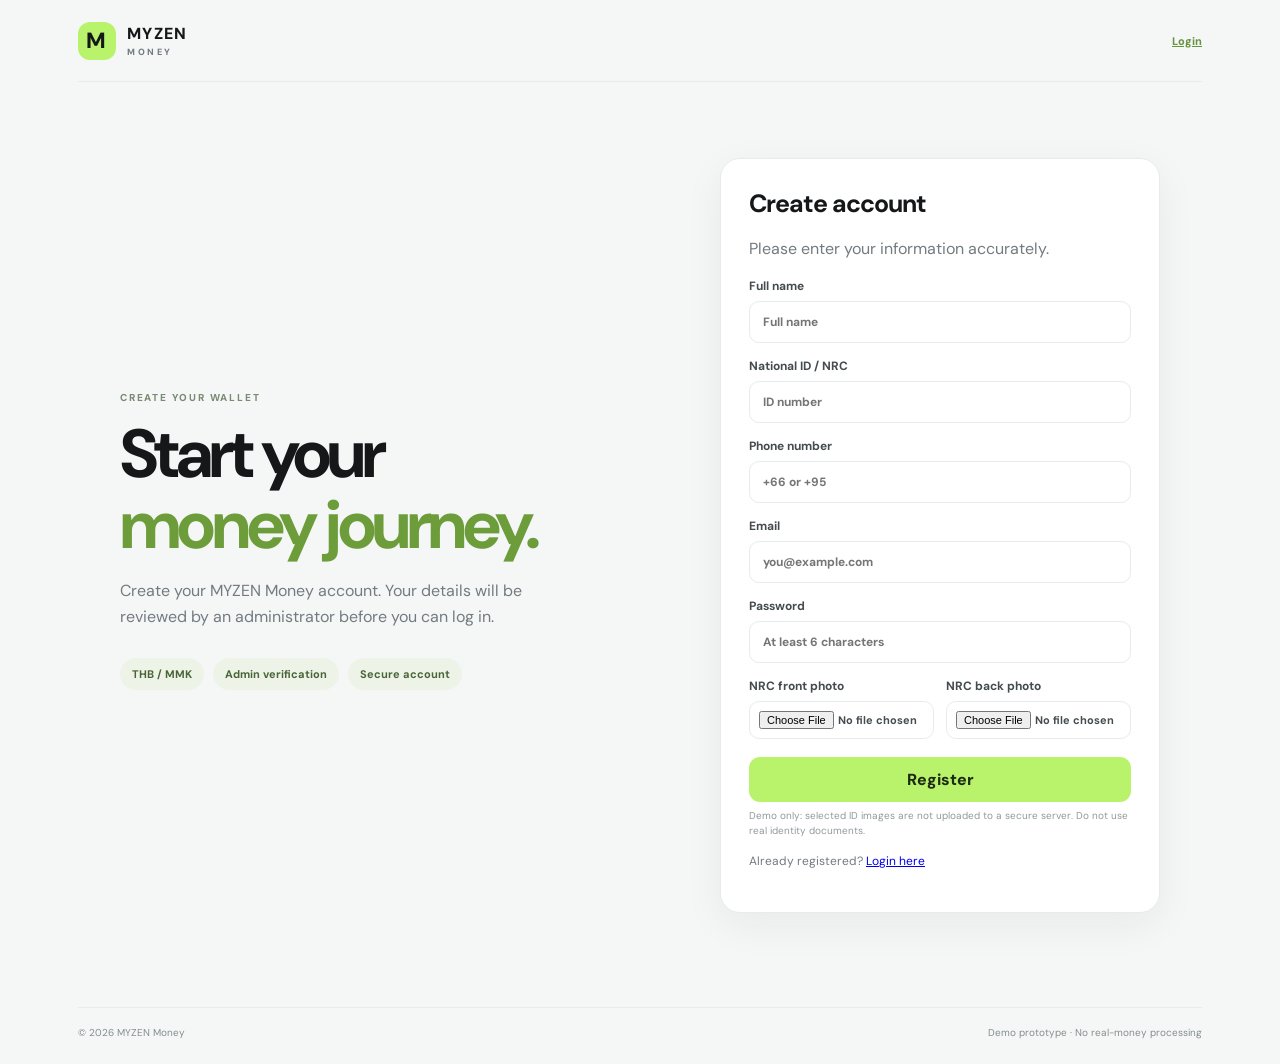
<file: index.html>
<!doctype html>
<html lang="en"><head><meta charset="utf-8"><meta name="viewport" content="width=device-width,initial-scale=1"><title>Register | MYZEN Money</title><link rel="stylesheet" href="style.css"></head>
<body><div class="shell">
<header class="topbar"><a class="brand" href="login.html"><span class="brand-mark">M</span><span>MYZEN <small>MONEY</small></span></a><div class="top-actions"><a class="text-btn" href="login.html">Login</a></div></header>
<main><section class="auth-layout"><div class="intro"><p class="eyebrow">CREATE YOUR WALLET</p><h1>Start your<br><span>money journey.</span></h1><p class="muted">Create your MYZEN Money account. Your details will be reviewed by an administrator before you can log in.</p><div class="feature-pills"><span>THB / MMK</span><span>Admin verification</span><span>Secure account</span></div></div>
<div class="panel auth-panel"><h2>Create account</h2><p class="muted">Please enter your information accurately.</p>
<form id="registerForm" class="form">
<label>Full name<input id="regName" required autocomplete="name" placeholder="Full name"></label>
<label>National ID / NRC<input id="regNrc" required placeholder="ID number"></label>
<label>Phone number<input id="regPhone" required type="tel" placeholder="+66 or +95"></label>
<label>Email<input id="regEmail" required type="email" autocomplete="email" placeholder="you@example.com"></label>
<label>Password<input id="regPassword" required type="password" minlength="6" autocomplete="new-password" placeholder="At least 6 characters"></label>
<div class="two"><label>NRC front photo<input id="idFront" type="file" accept="image/*" required></label><label>NRC back photo<input id="idBack" type="file" accept="image/*" required></label></div>
<button class="primary full" type="submit">Register</button><p class="hint">Demo only: selected ID images are not uploaded to a secure server. Do not use real identity documents.</p>
</form><p class="muted" style="font-size:12px">Already registered? <a href="login.html">Login here</a></p></div></section></main>
<footer>© 2026 MYZEN Money <span>Demo prototype · No real-money processing</span></footer></div><div id="toast" class="toast"></div><script src="app.js"></script></body></html>
</file>
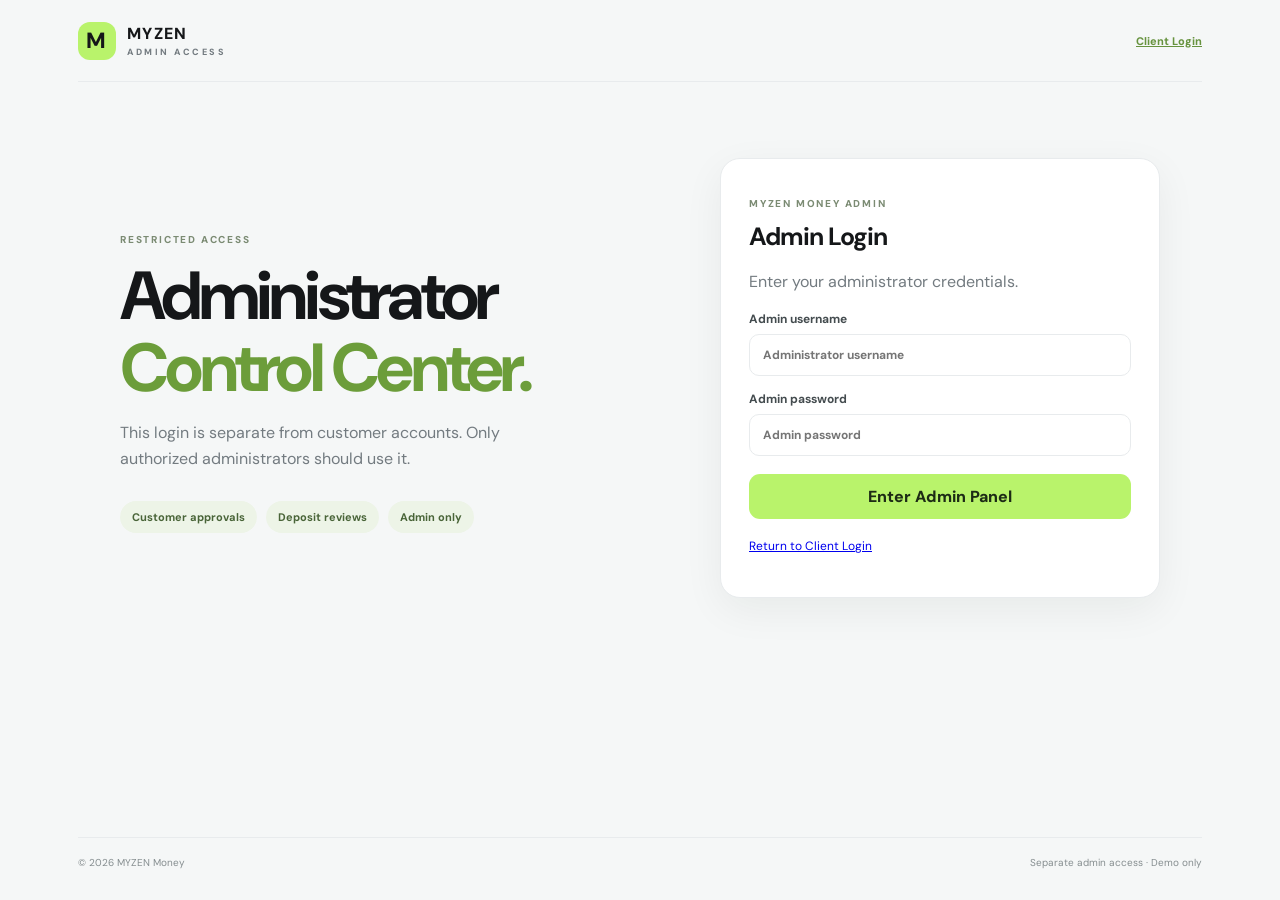
<file: admin-login.html>
<!doctype html>
<html lang="en"><head><meta charset="utf-8"><meta name="viewport" content="width=device-width,initial-scale=1"><title>Admin Login | MYZEN Money</title><link rel="stylesheet" href="style.css"></head>
<body><div class="shell">
<header class="topbar"><a class="brand" href="login.html"><span class="brand-mark">M</span><span>MYZEN <small>ADMIN ACCESS</small></span></a><div class="top-actions"><a class="text-btn" href="login.html">Client Login</a></div></header>
<main><section class="auth-layout"><div class="intro"><p class="eyebrow">RESTRICTED ACCESS</p><h1>Administrator<br><span>Control Center.</span></h1><p class="muted">This login is separate from customer accounts. Only authorized administrators should use it.</p><div class="feature-pills"><span>Customer approvals</span><span>Deposit reviews</span><span>Admin only</span></div></div>
<div class="panel auth-panel"><p class="eyebrow">MYZEN MONEY ADMIN</p><h2>Admin Login</h2><p class="muted">Enter your administrator credentials.</p>
<form id="adminLoginForm" class="form">
<label>Admin username<input type="text" id="adminUsername" required autocomplete="username" placeholder="Administrator username"></label>
<label>Admin password<input type="password" id="adminPassword" required autocomplete="current-password" placeholder="Admin password"></label>
<button class="primary full" type="submit">Enter Admin Panel</button>
</form><p class="muted" style="font-size:12px;margin-top:18px"><a href="login.html">Return to Client Login</a></p></div></section></main>
<footer>© 2026 MYZEN Money <span>Separate admin access · Demo only</span></footer></div><div id="toast" class="toast"></div><script src="admin-login.js"></script></body></html>
</file>
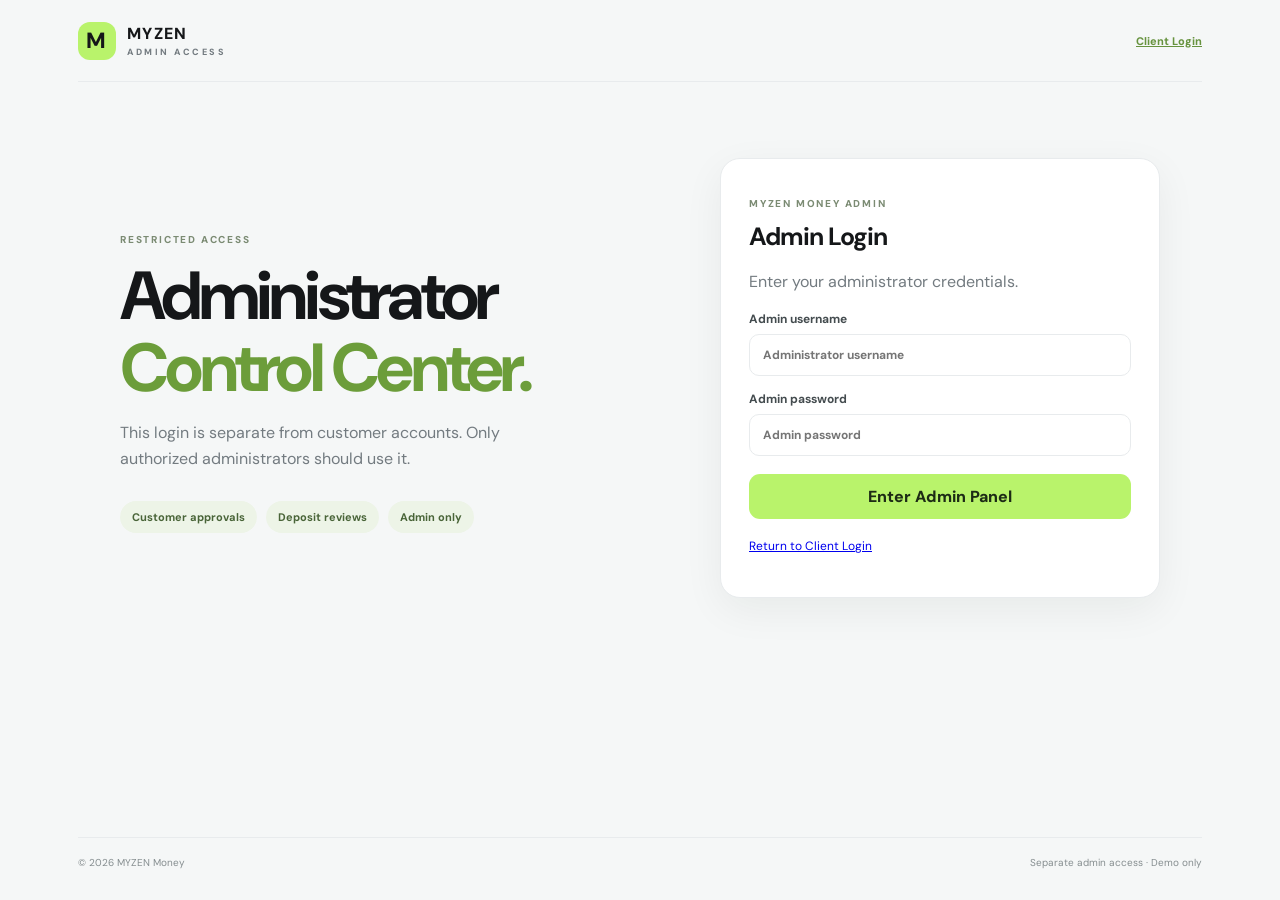
<file: admin.html>
<!doctype html>
<html lang="en"><head><meta charset="utf-8"><meta name="viewport" content="width=device-width,initial-scale=1"><title>Admin Panel | MYZEN Money</title><link rel="stylesheet" href="style.css"></head>
<body><div class="shell">
<header class="topbar"><a class="brand" href="admin.html"><span class="brand-mark">M</span><span>MYZEN <small>ADMIN PANEL</small></span></a><div class="top-actions"><span class="tag">Administrator</span><button class="ghost" id="adminLogout">Log out</button></div></header>
<main>
<div class="welcome-row"><div><p class="eyebrow">MYZEN MONEY CONTROL CENTER</p><h1>Admin Panel</h1><p class="muted">Review customer registrations and manage deposit requests.</p></div><div class="user-chip">AD</div></div>
<div class="stats-grid">
<div class="stat-card"><span class="stat-icon">♙</span><b id="totalUsers">0</b><small>Total customers</small></div>
<div class="stat-card"><span class="stat-icon">◷</span><b id="pendingUsers">0</b><small>Pending approvals</small></div>
<div class="stat-card"><span class="stat-icon">＋</span><b id="pendingDeposits">0</b><small>Pending deposits</small></div>
<div class="stat-card"><span class="stat-icon">✓</span><b id="approvedUsers">0</b><small>Approved customers</small></div>
</div>
<section class="panel" style="margin-bottom:16px"><div class="section-head"><div><p class="eyebrow">CUSTOMER MANAGEMENT</p><h2>Registration requests</h2></div><button class="secondary" id="refreshAdmin">Refresh</button></div><div id="userRequests" class="activity-list"></div></section>
<section class="panel"><div class="section-head"><div><p class="eyebrow">MONEY MANAGEMENT</p><h2>Deposit requests</h2></div></div><div id="depositRequests" class="activity-list"></div></section>
<section class="panel" style="margin-top:16px"><p class="eyebrow">ADMIN INFORMATION</p><h3>MYZEN Money · Version 1.0.0</h3><p class="muted">This is a browser-only demonstration. User approvals and deposit approvals are stored in this browser's Local Storage and are not secure or shared across devices.</p></section>
</main><footer>© 2026 MYZEN Money <span>Admin demo · No real-money processing</span></footer></div><div id="toast" class="toast"></div><script src="admin.js"></script></body></html>
</file>
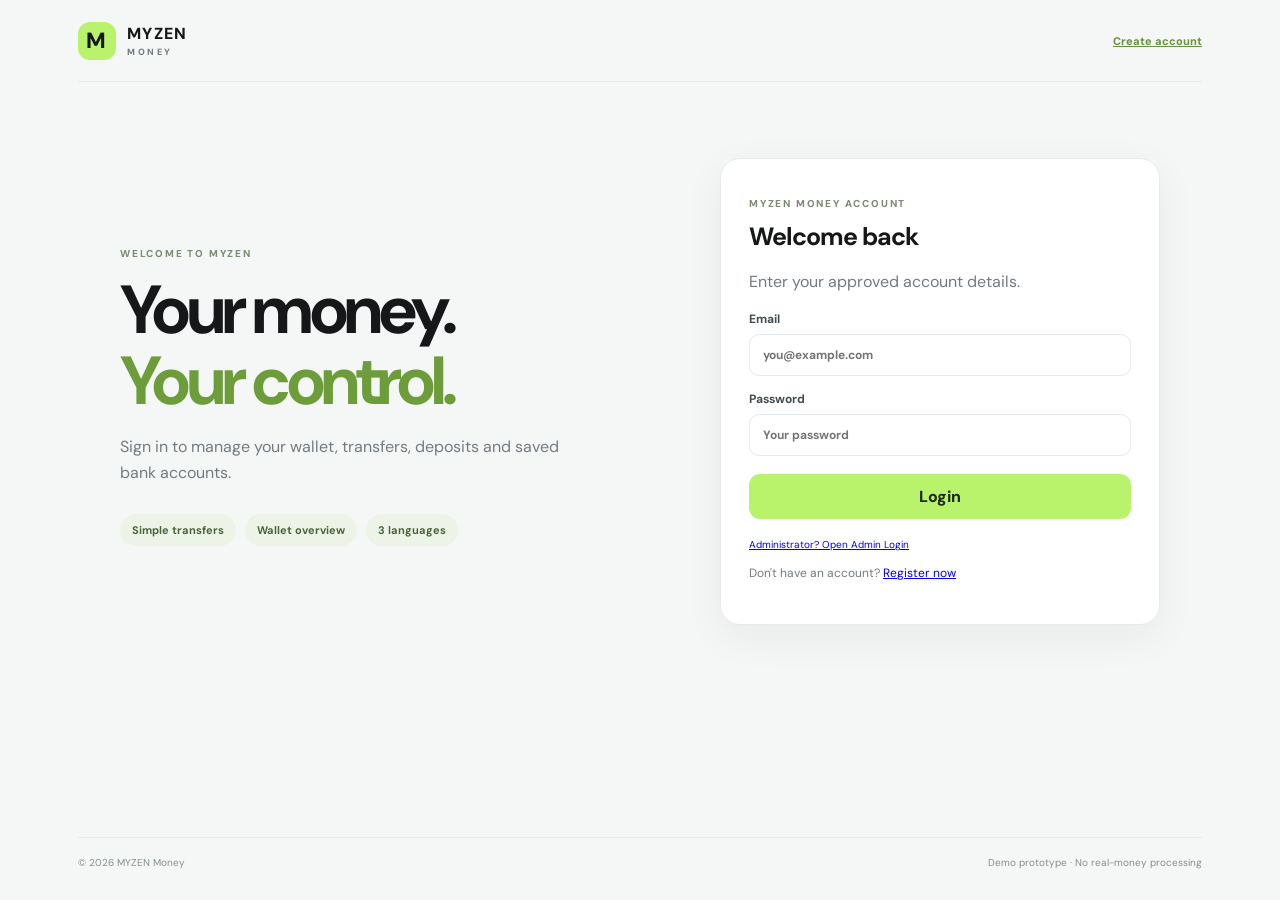
<file: dashboard.html>
<!doctype html>
<html lang="en"><head><meta charset="utf-8"><meta name="viewport" content="width=device-width,initial-scale=1"><title>Dashboard | MYZEN Money</title><link rel="stylesheet" href="style.css"></head>
<body><div class="shell">
<header class="topbar"><a class="brand" href="dashboard.html"><span class="brand-mark">M</span><span>MYZEN <small>MONEY</small></span></a><div class="top-actions"><select id="topLanguage" aria-label="Language"><option value="en">English</option><option value="my">မြန်မာ</option><option value="th">ไทย</option></select><button class="ghost" id="logoutBtn">Log out</button></div></header>
<main><div class="welcome-row"><div><p class="eyebrow" id="roleLabel">MYZEN WALLET</p><h1 id="welcomeTitle">Dashboard</h1><p class="muted" id="welcomeSub">Your wallet overview.</p></div><div class="user-chip" id="userChip">MY</div></div>
<nav class="nav" id="mainNav"><button class="nav-btn active" data-page="overview">Overview</button><button class="nav-btn" data-page="send">Send money</button><button class="nav-btn" data-page="deposit">Deposit</button><button class="nav-btn" data-page="receive">Receive</button><button class="nav-btn" data-page="banks">Banks</button><button class="nav-btn" data-page="history">History</button><button class="nav-btn" data-page="profile">Profile & settings</button><button class="nav-btn admin-only" data-page="admin" hidden>Admin review</button></nav>
<section class="page" id="page-overview"><div class="balance-card"><div><p class="balance-label">TOTAL WALLET BALANCE</p><h2 id="balanceValue">฿ 0.00</h2><p class="balance-note">Demo balance · THB</p></div><div class="balance-symbol">฿</div></div>
<div class="stats-grid"><button class="stat-card" data-go="send"><span class="stat-icon">↗</span><b>Send money</b><small>Transfer to another approved wallet</small></button><button class="stat-card" data-go="deposit"><span class="stat-icon">＋</span><b>Deposit</b><small>Submit a deposit request</small></button><button class="stat-card" data-go="receive"><span class="stat-icon">↓</span><b>Receive money</b><small>Share your wallet ID</small></button><button class="stat-card" data-go="banks"><span class="stat-icon">▤</span><b>Saved banks</b><small>Thailand and Myanmar</small></button></div>
<div class="content-grid"><div class="panel"><div class="section-head"><h3>Recent activity</h3><button class="text-btn" data-go="history">View all</button></div><div id="recentList" class="activity-list"></div></div><div class="panel rate-panel"><h3>Exchange rate</h3><p class="muted">Illustrative demo rate only</p><div class="rate-line"><span>1 THB</span><b id="rateValue">700 MMK</b></div><p class="hint">Not a live rate. Configure a trusted rate source before production use.</p></div></div></section>
<section class="page" id="page-send" hidden><div class="panel narrow"><p class="eyebrow">WALLET TRANSFER</p><h2>Send money</h2><p class="muted">Send demo THB funds to another approved wallet.</p><form id="sendForm" class="form"><label>Recipient email or wallet ID<input id="sendTo" required placeholder="recipient@example.com"></label><label>Amount (THB)<input id="sendAmount" type="number" min="1" step=".01" required placeholder="0.00"></label><label>Note (optional)<input id="sendNote" maxlength="100" placeholder="Transfer note"></label><button class="primary full">Review and send</button></form></div></section>
<section class="page" id="page-deposit" hidden><div class="panel narrow"><p class="eyebrow">ADD FUNDS</p><h2>Deposit request</h2><p class="muted">Admin approval is required before your demo balance is credited.</p><form id="depositForm" class="form"><label>Currency<select id="depositCurrency"><option>THB</option><option>MMK</option></select></label><label>Amount<input id="depositAmount" type="number" min="1" step=".01" required></label><label>Payment method<select id="depositMethod"><option>Thai bank transfer</option><option>Myanmar bank transfer</option><option>Other</option></select></label><label>Reference / transaction ID<input id="depositRef" required></label><button class="primary full">Submit deposit request</button></form></div></section>
<section class="page" id="page-receive" hidden><div class="panel narrow center"><p class="eyebrow">YOUR WALLET DETAILS</p><h2>Receive money</h2><p class="muted">Share this wallet ID with the sender.</p><div class="wallet-id" id="walletId">MYZ-000000</div><button class="secondary" id="copyWallet">Copy wallet ID</button><p class="hint">Demo wallet-to-wallet transfers only.</p></div></section>
<section class="page" id="page-banks" hidden><div class="section-head"><div><p class="eyebrow">PAYMENT DESTINATIONS</p><h2>Saved bank accounts</h2></div><button class="primary" id="addBankBtn">＋ Add bank</button></div><div class="bank-columns"><div class="panel"><h3>Thailand banks</h3><div id="thaiBanks" class="bank-list"></div></div><div class="panel"><h3>Myanmar banks</h3><div id="myanmarBanks" class="bank-list"></div></div></div></section>
<section class="page" id="page-history" hidden><div class="panel"><div class="section-head"><div><p class="eyebrow">YOUR ACTIVITY</p><h2>Transaction history</h2></div><select id="historyFilter"><option value="all">All activity</option><option value="transfer">Transfers</option><option value="deposit">Deposits</option></select></div><div id="historyList" class="activity-list"></div></div></section>
<section class="page" id="page-profile" hidden><div class="profile-grid"><div class="panel"><p class="eyebrow">ACCOUNT</p><h2>Profile</h2><div id="profileDetails"></div><button class="secondary" id="editProfileBtn">Edit profile</button></div><div class="panel"><p class="eyebrow">PREFERENCES</p><h2>Settings</h2><label>Change language<select id="languageSelect"><option value="en">English</option><option value="my">မြန်မာ</option><option value="th">ไทย</option></select></label><div class="divider"></div><h3>About MYZEN Money</h3><p class="muted">Thailand–Myanmar wallet prototype.</p><p class="hint">Version 1.0.0 · Demo build</p></div></div></section>
<section class="page" id="page-admin" hidden><div class="section-head"><div><p class="eyebrow">ADMIN CONSOLE</p><h2>Registration review</h2></div><span class="tag" id="pendingCount">0 pending</span></div><div class="panel"><div id="adminUsers" class="activity-list"></div></div><div class="panel admin-transactions"><h3>Deposit requests</h3><div id="adminDeposits" class="activity-list"></div></div></section>
</main><footer>© 2026 MYZEN Money <span>Demo prototype · No real-money processing</span></footer></div>
<dialog id="genericDialog"><form method="dialog" class="dialog-box" id="dialogForm"><button class="close" value="cancel" aria-label="Close">×</button><div id="dialogContent"></div><div class="dialog-actions" id="dialogActions"></div></form></dialog><div id="toast" class="toast" role="status"></div><script src="app.js"></script></body></html>
</file>
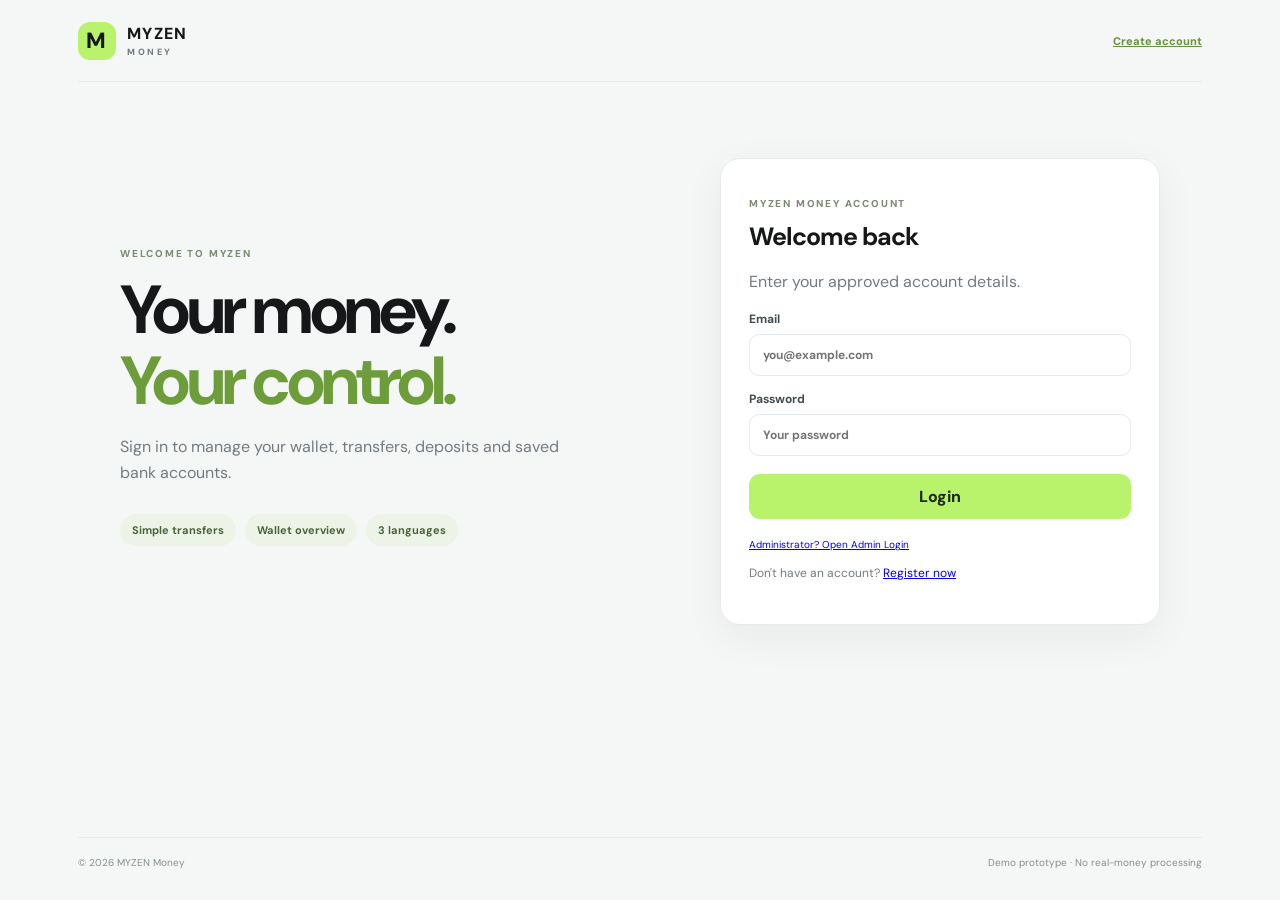
<file: login.html>
<!doctype html>
<html lang="en"><head><meta charset="utf-8"><meta name="viewport" content="width=device-width,initial-scale=1"><title>Login | MYZEN Money</title><link rel="stylesheet" href="style.css"></head>
<body><div class="shell">
<header class="topbar"><a class="brand" href="login.html"><span class="brand-mark">M</span><span>MYZEN <small>MONEY</small></span></a><div class="top-actions"><a class="text-btn" href="register.html">Create account</a></div></header>
<main><section class="auth-layout"><div class="intro"><p class="eyebrow">WELCOME TO MYZEN</p><h1>Your money.<br><span>Your control.</span></h1><p class="muted">Sign in to manage your wallet, transfers, deposits and saved bank accounts.</p><div class="feature-pills"><span>Simple transfers</span><span>Wallet overview</span><span>3 languages</span></div></div>
<div class="panel auth-panel"><p class="eyebrow">MYZEN MONEY ACCOUNT</p><h2>Welcome back</h2><p class="muted">Enter your approved account details.</p>
<form id="loginForm" class="form">
<label>Email<input type="email" id="loginEmail" required autocomplete="username" placeholder="you@example.com"></label>
<label>Password<input type="password" id="loginPassword" required autocomplete="current-password" placeholder="Your password"></label>
<button class="primary full" type="submit">Login</button>
</form><p class="hint" style="margin-top:18px"><a href="admin-login.html">Administrator? Open Admin Login</a></p><p class="muted" style="font-size:12px">Don't have an account? <a href="register.html">Register now</a></p></div></section></main>
<footer>© 2026 MYZEN Money <span>Demo prototype · No real-money processing</span></footer></div><div id="toast" class="toast"></div><script src="app.js"></script></body></html>
</file>
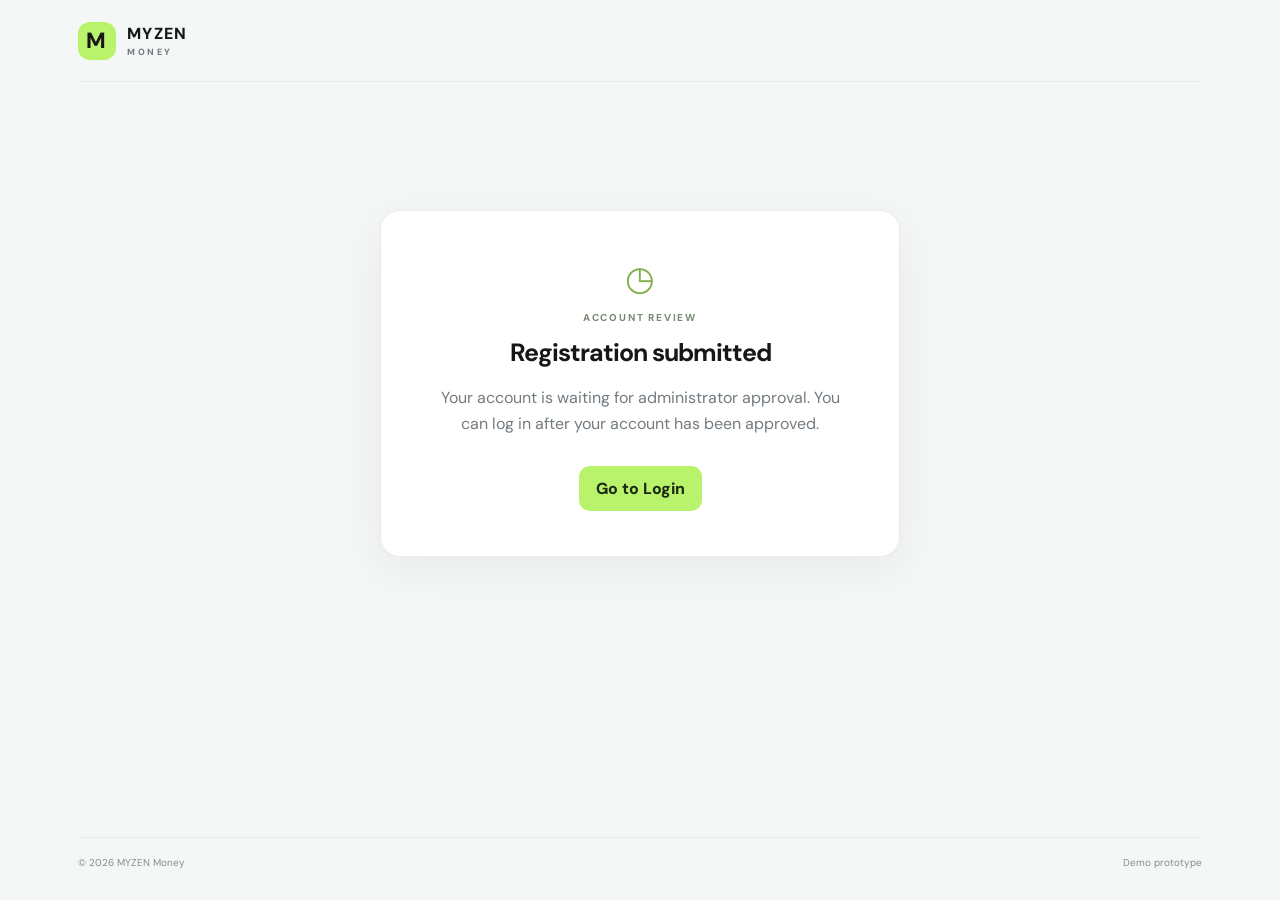
<file: pending.html>
<!doctype html>
<html lang="en"><head><meta charset="utf-8"><meta name="viewport" content="width=device-width,initial-scale=1"><title>Approval pending | MYZEN Money</title><link rel="stylesheet" href="style.css"></head>
<body><div class="shell"><header class="topbar"><a class="brand" href="login.html"><span class="brand-mark">M</span><span>MYZEN <small>MONEY</small></span></a></header>
<main><section class="panel pending"><div class="status-icon">◷</div><p class="eyebrow">ACCOUNT REVIEW</p><h2>Registration submitted</h2><p class="muted">Your account is waiting for administrator approval. You can log in after your account has been approved.</p><a class="primary" style="display:inline-block;text-decoration:none;margin-top:12px" href="login.html">Go to Login</a></section></main><footer>© 2026 MYZEN Money <span>Demo prototype</span></footer></div><script src="app.js"></script></body></html>
</file>
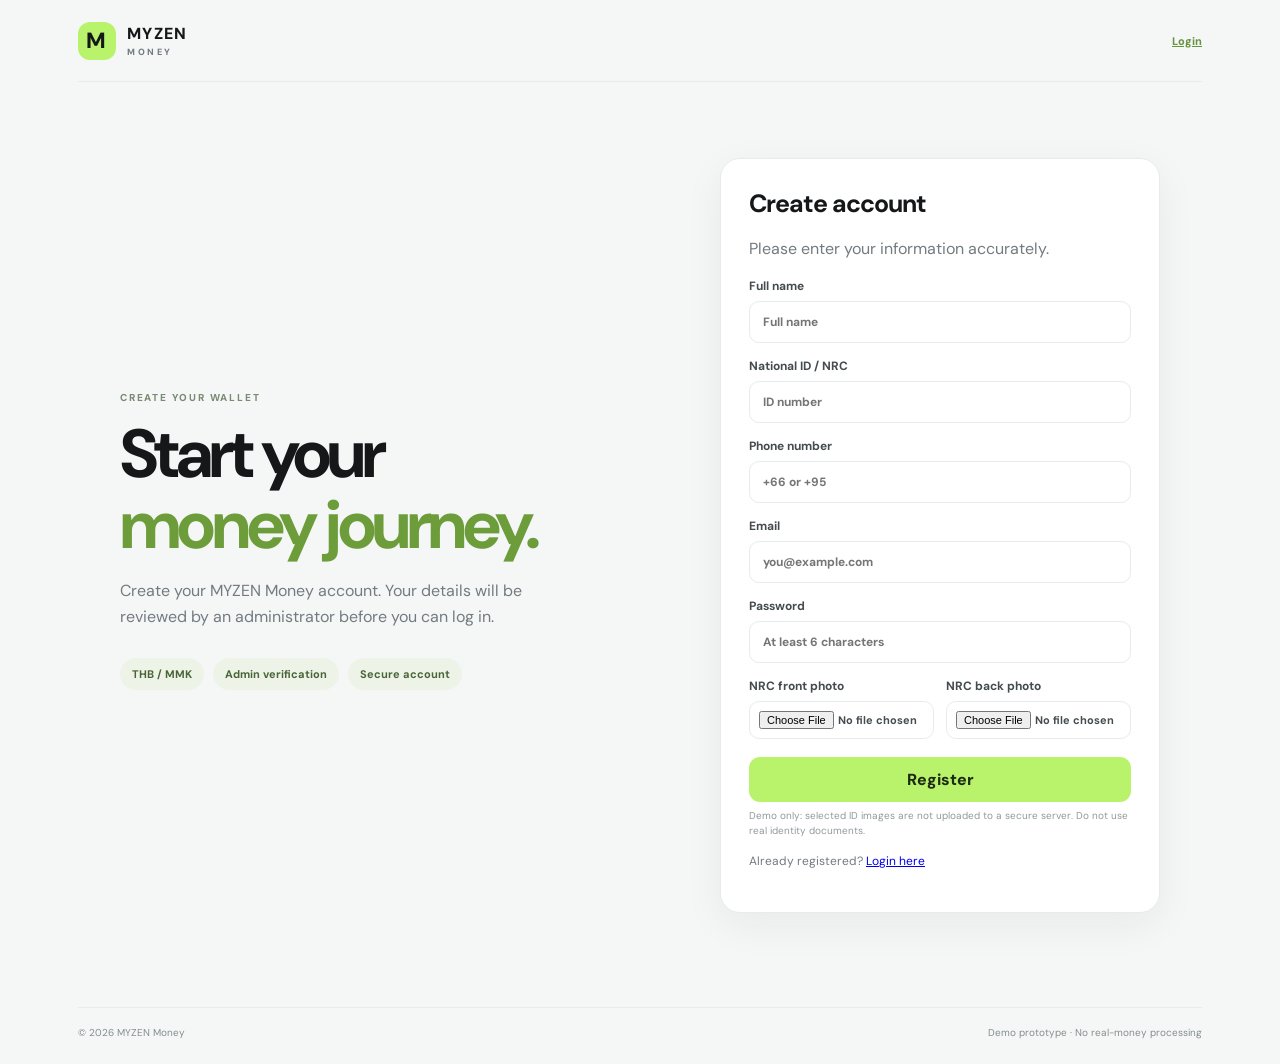
<file: register.html>
<!doctype html>
<html lang="en"><head><meta charset="utf-8"><meta name="viewport" content="width=device-width,initial-scale=1"><title>Register | MYZEN Money</title><link rel="stylesheet" href="style.css"></head>
<body><div class="shell">
<header class="topbar"><a class="brand" href="login.html"><span class="brand-mark">M</span><span>MYZEN <small>MONEY</small></span></a><div class="top-actions"><a class="text-btn" href="login.html">Login</a></div></header>
<main><section class="auth-layout"><div class="intro"><p class="eyebrow">CREATE YOUR WALLET</p><h1>Start your<br><span>money journey.</span></h1><p class="muted">Create your MYZEN Money account. Your details will be reviewed by an administrator before you can log in.</p><div class="feature-pills"><span>THB / MMK</span><span>Admin verification</span><span>Secure account</span></div></div>
<div class="panel auth-panel"><h2>Create account</h2><p class="muted">Please enter your information accurately.</p>
<form id="registerForm" class="form">
<label>Full name<input id="regName" required autocomplete="name" placeholder="Full name"></label>
<label>National ID / NRC<input id="regNrc" required placeholder="ID number"></label>
<label>Phone number<input id="regPhone" required type="tel" placeholder="+66 or +95"></label>
<label>Email<input id="regEmail" required type="email" autocomplete="email" placeholder="you@example.com"></label>
<label>Password<input id="regPassword" required type="password" minlength="6" autocomplete="new-password" placeholder="At least 6 characters"></label>
<div class="two"><label>NRC front photo<input id="idFront" type="file" accept="image/*" required></label><label>NRC back photo<input id="idBack" type="file" accept="image/*" required></label></div>
<button class="primary full" type="submit">Register</button><p class="hint">Demo only: selected ID images are not uploaded to a secure server. Do not use real identity documents.</p>
</form><p class="muted" style="font-size:12px">Already registered? <a href="login.html">Login here</a></p></div></section></main>
<footer>© 2026 MYZEN Money <span>Demo prototype · No real-money processing</span></footer></div><div id="toast" class="toast"></div><script src="app.js"></script></body></html>
</file>
<file: style.css>
@import url('https://fonts.googleapis.com/css2?family=DM+Sans:wght@400;500;600;700;800&display=swap');
:root{--ink:#151719;--muted:#737b80;--line:#e8ebed;--bg:#f5f7f7;--green:#b9f36b;--green-dark:#29451c;--card:#fff;--shadow:0 12px 40px rgba(20,30,25,.06)}
*{box-sizing:border-box}body{margin:0;background:var(--bg);color:var(--ink);font-family:"DM Sans",Arial,sans-serif}button,input,select{font:inherit}button{cursor:pointer}.shell{max-width:1180px;margin:auto;padding:0 28px}.topbar{height:82px;display:flex;align-items:center;justify-content:space-between;border-bottom:1px solid var(--line)}.brand{display:flex;align-items:center;gap:11px;text-decoration:none;color:var(--ink);font-weight:800;letter-spacing:.08em}.brand small{display:block;font-size:9px;letter-spacing:.28em;color:var(--muted);margin-top:2px}.brand-mark{width:38px;height:38px;border-radius:12px;background:var(--green);display:grid;place-items:center;font-size:22px}.top-actions{display:flex;gap:12px;align-items:center}.top-actions select,.form select,.profile-grid select,.section-head select{border:1px solid var(--line);border-radius:10px;padding:10px;background:white;color:var(--ink)}main{min-height:calc(100vh - 145px);padding:38px 0 56px}.auth-layout{display:grid;grid-template-columns:1fr 440px;gap:70px;align-items:center;max-width:1040px;margin:38px auto}.intro h1{font-size:clamp(42px,6vw,68px);line-height:1.05;letter-spacing:-.055em;margin:15px 0}.intro h1 span{color:#6c9d3a}.muted{color:var(--muted);line-height:1.65}.intro>.muted{max-width:460px}.eyebrow{font-size:10px;font-weight:800;letter-spacing:.18em;color:#7b8b73}.feature-pills{display:flex;flex-wrap:wrap;gap:9px;margin-top:28px}.feature-pills span,.tag{font-size:11px;padding:9px 12px;border-radius:30px;background:#edf4e7;color:#496438;font-weight:700}.panel{background:var(--card);border:1px solid var(--line);border-radius:20px;padding:26px;box-shadow:var(--shadow)}.auth-panel{padding:28px}.tabs{display:flex;border-bottom:1px solid var(--line);gap:24px;margin-bottom:25px}.tab{border:0;background:none;padding:0 0 13px;color:var(--muted);font-weight:700}.tab.active{color:var(--ink);border-bottom:2px solid #80b94b}.form{display:grid;gap:15px}.form h2,.panel h2{margin:0;font-size:25px;letter-spacing:-.04em}.form>p{margin:-9px 0 2px}.form label,.profile-grid label{display:grid;gap:7px;font-size:12px;font-weight:700;color:#444c4f}.form input,.form select,.profile-grid input{width:100%;border:1px solid var(--line);border-radius:10px;padding:12px 13px;outline:none;background:#fff;min-width:0}.form input:focus,.form select:focus{border-color:#91bd68;box-shadow:0 0 0 3px #eaf5df}.form input[type=file]{font-size:11px;padding:9px}.two{display:grid;grid-template-columns:1fr 1fr;gap:12px}.primary,.secondary,.ghost{border:0;border-radius:11px;padding:12px 17px;font-weight:800}.primary{background:var(--green);color:#1d2b15}.primary:hover{background:#a8e75a}.secondary{background:#eef1ef;color:var(--ink)}.ghost{background:transparent;color:var(--ink)}.full{width:100%;margin-top:3px}.hint{font-size:10px;color:#92999c;line-height:1.5;margin:0}.pending{max-width:520px;text-align:center;margin:90px auto;padding:45px}.status-icon{font-size:34px;color:#81ae4d}.pending h2{margin:12px 0}.welcome-row{display:flex;justify-content:space-between;align-items:center;margin:4px 0 25px}.welcome-row h1{margin:5px 0;font-size:32px;letter-spacing:-.05em}.user-chip{width:45px;height:45px;border-radius:50%;background:var(--green);display:grid;place-items:center;font-weight:800}.nav{display:flex;gap:5px;overflow:auto;padding:7px;background:white;border:1px solid var(--line);border-radius:14px;margin-bottom:25px}.nav-btn{white-space:nowrap;border:0;background:transparent;padding:11px 14px;border-radius:9px;color:#687174;font-size:12px;font-weight:700}.nav-btn.active{background:#eff6e8;color:#355329}.page{animation:fade .2s ease}@keyframes fade{from{opacity:.5;transform:translateY(4px)}to{opacity:1;transform:none}}.balance-card{background:#172019;color:white;border-radius:20px;padding:27px 30px;display:flex;justify-content:space-between;align-items:center;min-height:165px}.balance-label{font-size:10px;letter-spacing:.16em;color:#b5c1b2}.balance-card h2{font-size:36px;letter-spacing:-.04em;margin:10px 0}.balance-note{font-size:11px;color:#b5c1b2}.balance-symbol{width:70px;height:70px;border-radius:50%;background:var(--green);color:#21341a;display:grid;place-items:center;font-size:35px;font-weight:800}.stats-grid{display:grid;grid-template-columns:repeat(4,1fr);gap:13px;margin:16px 0}.stat-card{display:grid;text-align:left;gap:8px;background:white;border:1px solid var(--line);border-radius:16px;padding:18px;color:var(--ink)}.stat-card:hover{border-color:#a6ce7f;transform:translateY(-1px)}.stat-icon{width:31px;height:31px;border-radius:9px;background:#eff6e8;display:grid;place-items:center;font-size:18px}.stat-card b{font-size:13px}.stat-card small{font-size:10px;color:var(--muted)}.content-grid{display:grid;grid-template-columns:1.4fr 1fr;gap:15px}.section-head{display:flex;align-items:center;justify-content:space-between;gap:15px;margin-bottom:18px}.section-head h2,.section-head h3{margin:0}.section-head h2{font-size:25px}.section-head h3{font-size:16px}.text-btn{border:0;background:none;color:#67933f;font-weight:800;font-size:11px}.rate-line{display:flex;justify-content:space-between;align-items:center;border-top:1px solid var(--line);border-bottom:1px solid var(--line);padding:17px 0;margin:18px 0;font-size:13px}.rate-line b{font-size:19px}.narrow{max-width:590px;margin:15px auto}.narrow h2{margin:5px 0}.center{text-align:center;padding:42px 25px}.wallet-id{font-size:25px;letter-spacing:.12em;font-weight:800;background:#f3f6f2;padding:19px;border-radius:12px;margin:20px 0}.bank-columns,.profile-grid{display:grid;grid-template-columns:1fr 1fr;gap:16px}.bank-columns h3,.profile-grid h3{margin-top:0}.bank-list{display:grid;gap:10px}.bank-item{padding:14px;border:1px solid var(--line);border-radius:12px;display:flex;justify-content:space-between;gap:12px;font-size:12px}.bank-item small{display:block;color:var(--muted);margin-top:4px}.activity-list{display:grid;gap:0}.activity{display:flex;justify-content:space-between;align-items:center;gap:12px;padding:14px 0;border-bottom:1px solid var(--line)}.activity:last-child{border-bottom:0}.activity-main{display:flex;gap:11px;align-items:center;min-width:0}.activity-icon{width:34px;height:34px;flex:none;border-radius:11px;background:#f0f4ed;display:grid;place-items:center}.activity b{display:block;font-size:12px}.activity small{display:block;color:var(--muted);font-size:10px;margin-top:4px}.amount{font-weight:800;font-size:12px;white-space:nowrap}.positive{color:#57912d}.negative{color:#303b34}.empty{padding:25px;text-align:center;color:var(--muted);font-size:12px}.divider{height:1px;background:var(--line);margin:22px 0}.profile-grid #profileDetails{display:grid;gap:13px;margin:20px 0}.detail{display:flex;justify-content:space-between;gap:10px;font-size:12px}.detail span{color:var(--muted)}.admin-transactions{margin-top:16px}.admin-row{display:flex;justify-content:space-between;align-items:center;gap:12px;padding:13px 0;border-bottom:1px solid var(--line);font-size:12px}.admin-row:last-child{border:0}.admin-actions{display:flex;gap:7px}.admin-actions button{border:0;border-radius:8px;padding:8px 10px;font-size:10px;font-weight:800}.approve{background:#e9f5df;color:#42682a}.reject{background:#fff0ee;color:#a4493d}footer{border-top:1px solid var(--line);padding:18px 0 25px;color:#858d8f;font-size:10px;display:flex;justify-content:space-between}.toast{position:fixed;bottom:24px;left:50%;transform:translate(-50%,20px);opacity:0;background:#172019;color:white;padding:12px 18px;border-radius:10px;font-size:12px;transition:.2s;pointer-events:none;z-index:9}.toast.show{opacity:1;transform:translate(-50%,0)}dialog{border:0;border-radius:18px;padding:0;width:min(440px,calc(100% - 30px));box-shadow:0 25px 90px #0003}dialog::backdrop{background:#1118}.dialog-box{padding:26px;position:relative}.dialog-box h3{margin-top:0}.close{position:absolute;right:15px;top:12px;border:0;background:none;font-size:25px}.dialog-actions{display:flex;justify-content:flex-end;gap:8px;margin-top:18px}.dialog-box .form{margin-top:15px}
@media(max-width:850px){.auth-layout{grid-template-columns:1fr;gap:25px;max-width:500px;margin:10px auto}.intro{text-align:center}.intro>.muted{margin:auto}.feature-pills{justify-content:center}.stats-grid{grid-template-columns:1fr 1fr}.content-grid{grid-template-columns:1fr}.bank-columns,.profile-grid{grid-template-columns:1fr}.shell{padding:0 16px}.nav{margin-left:-2px;margin-right:-2px}.welcome-row h1{font-size:27px}}
@media(max-width:480px){.two{grid-template-columns:1fr}.auth-panel{padding:20px}.balance-card{padding:22px}.balance-card h2{font-size:30px}.balance-symbol{width:54px;height:54px}footer{gap:8px;flex-direction:column}.section-head{align-items:flex-start}.section-head>.primary{padding:10px;font-size:11px}}
</file>
